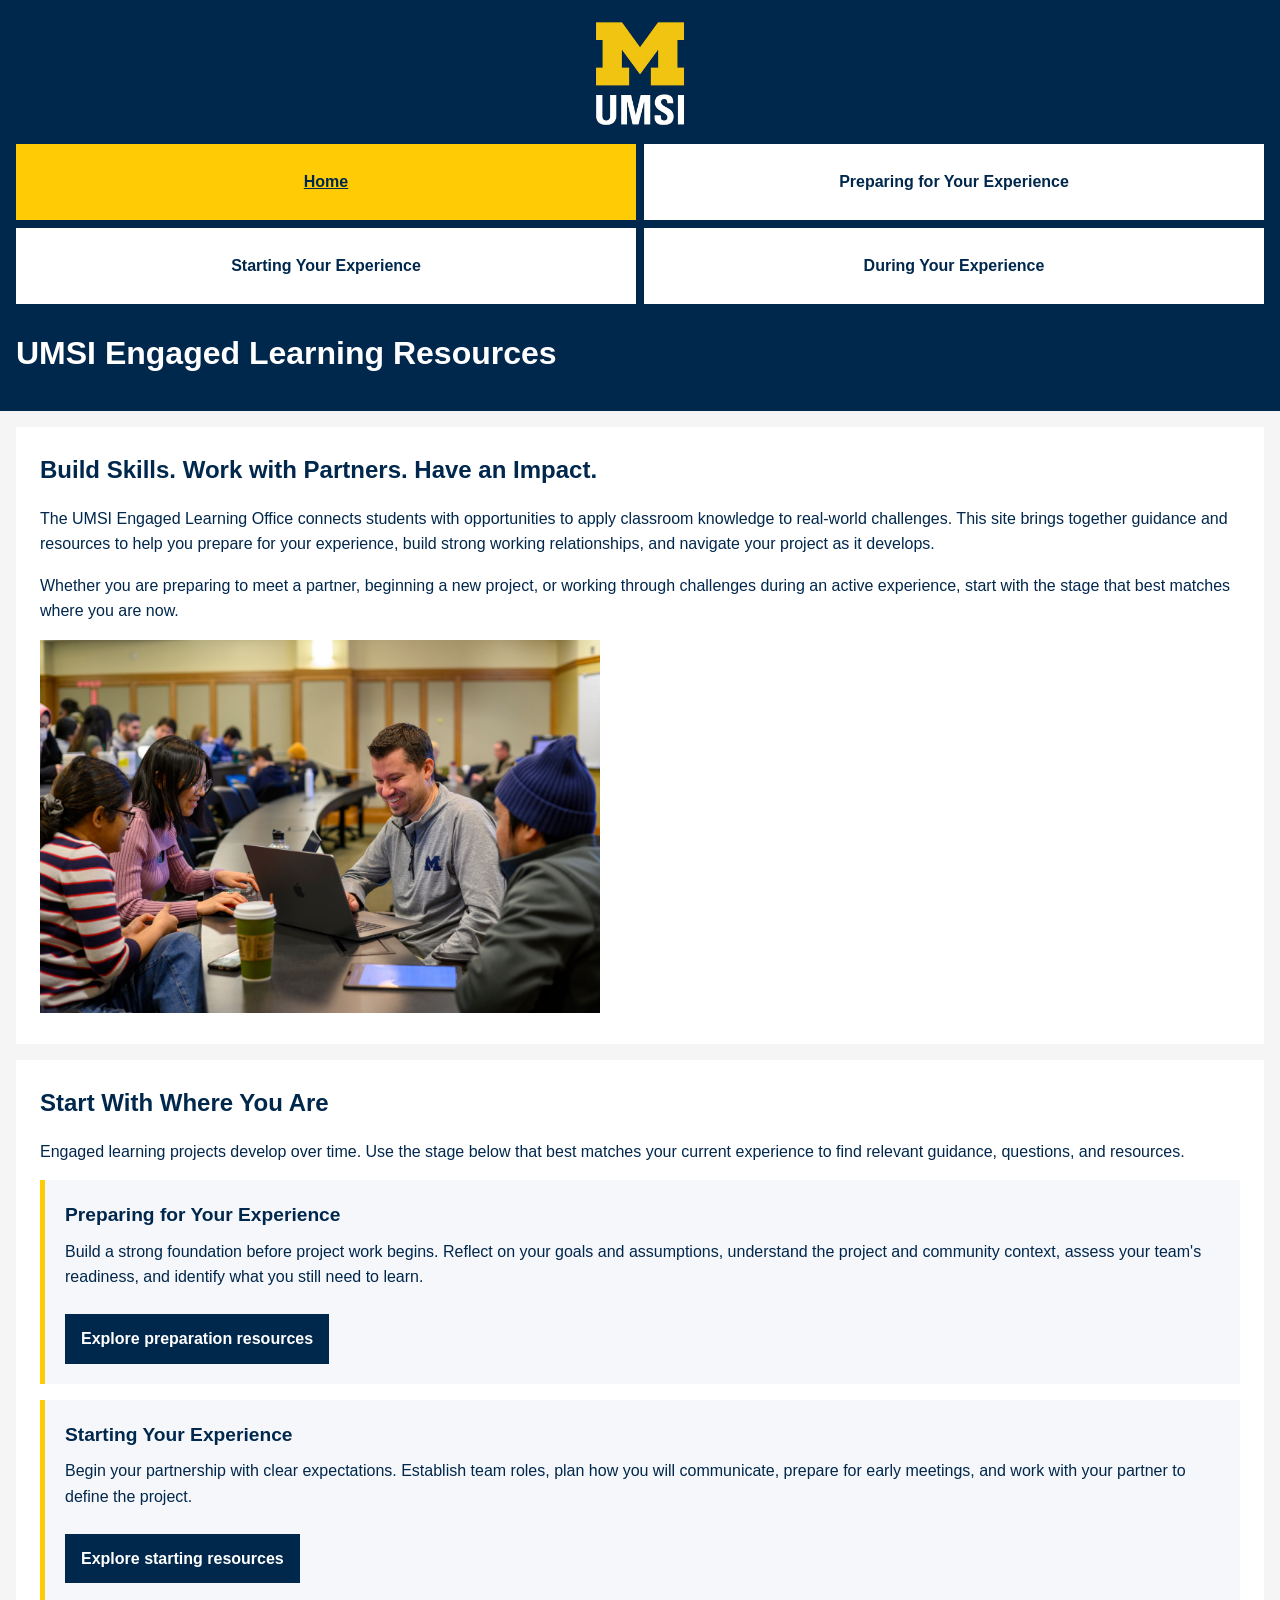
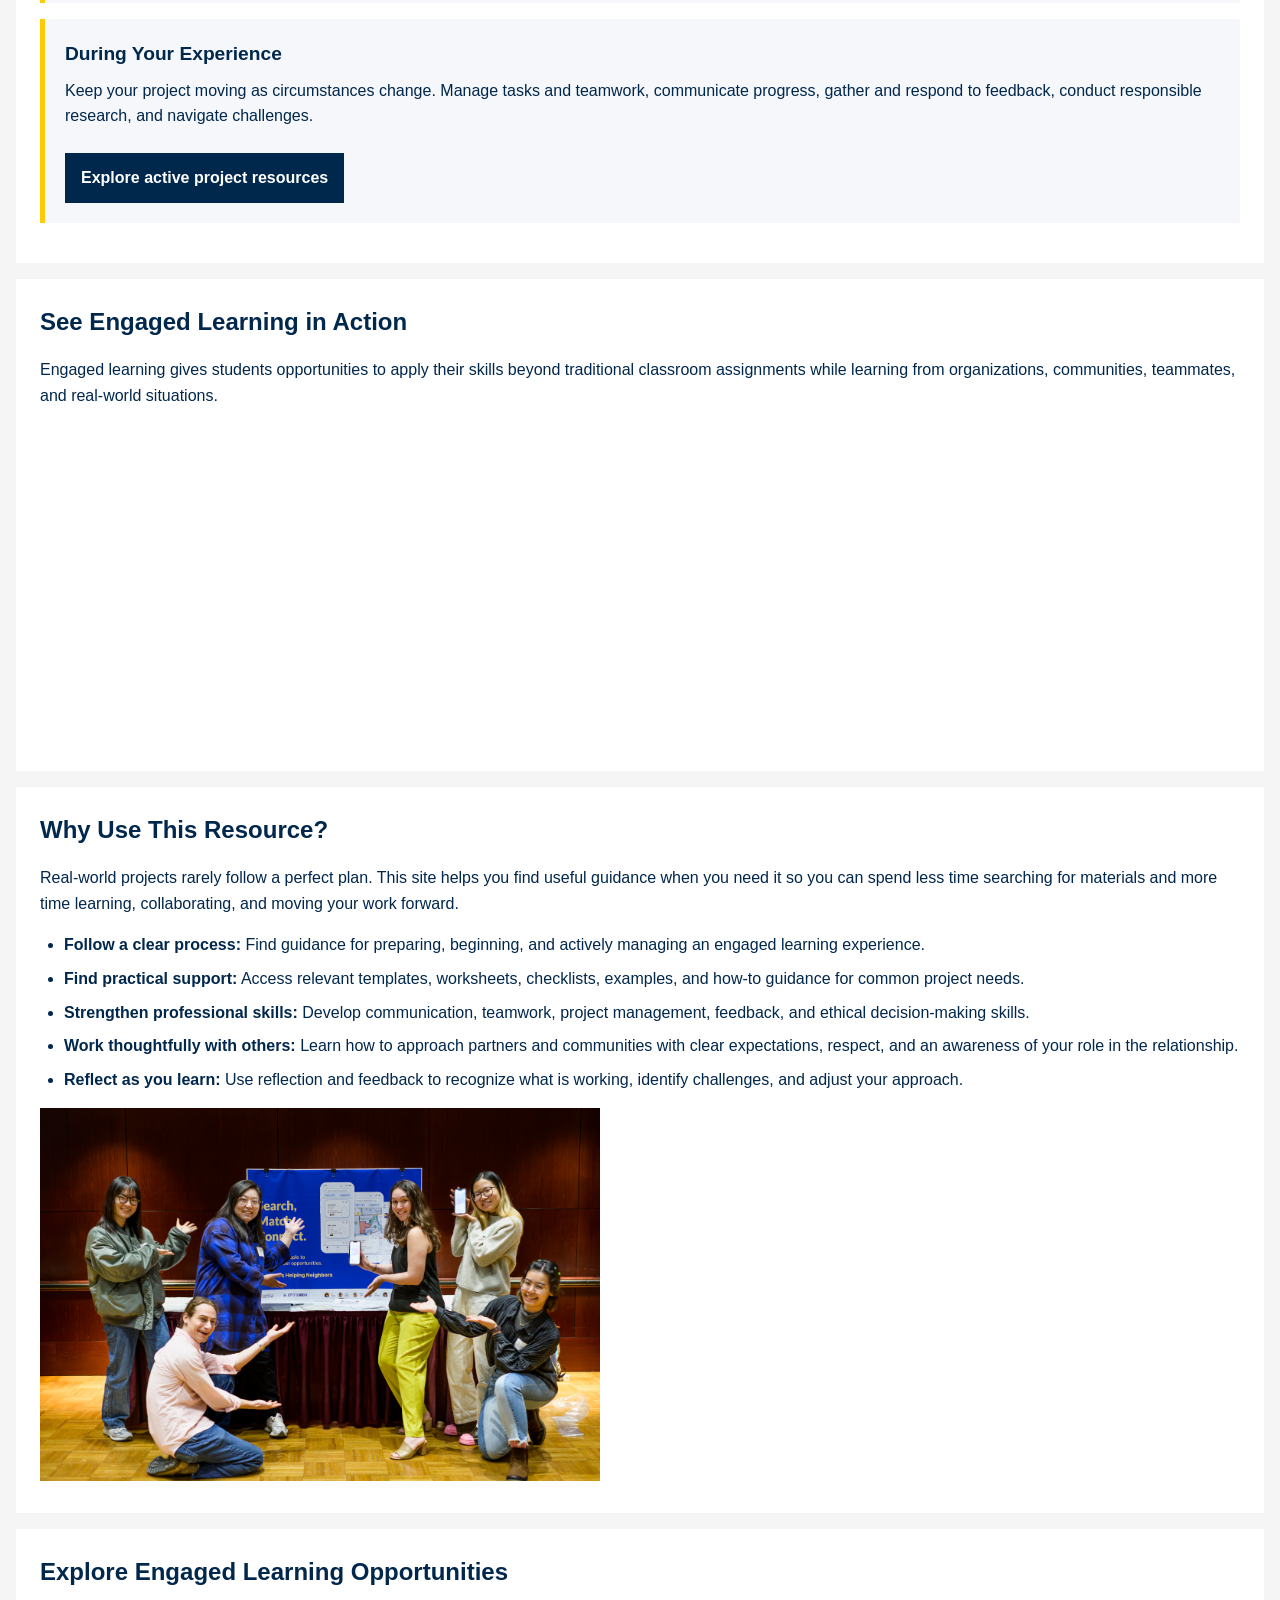
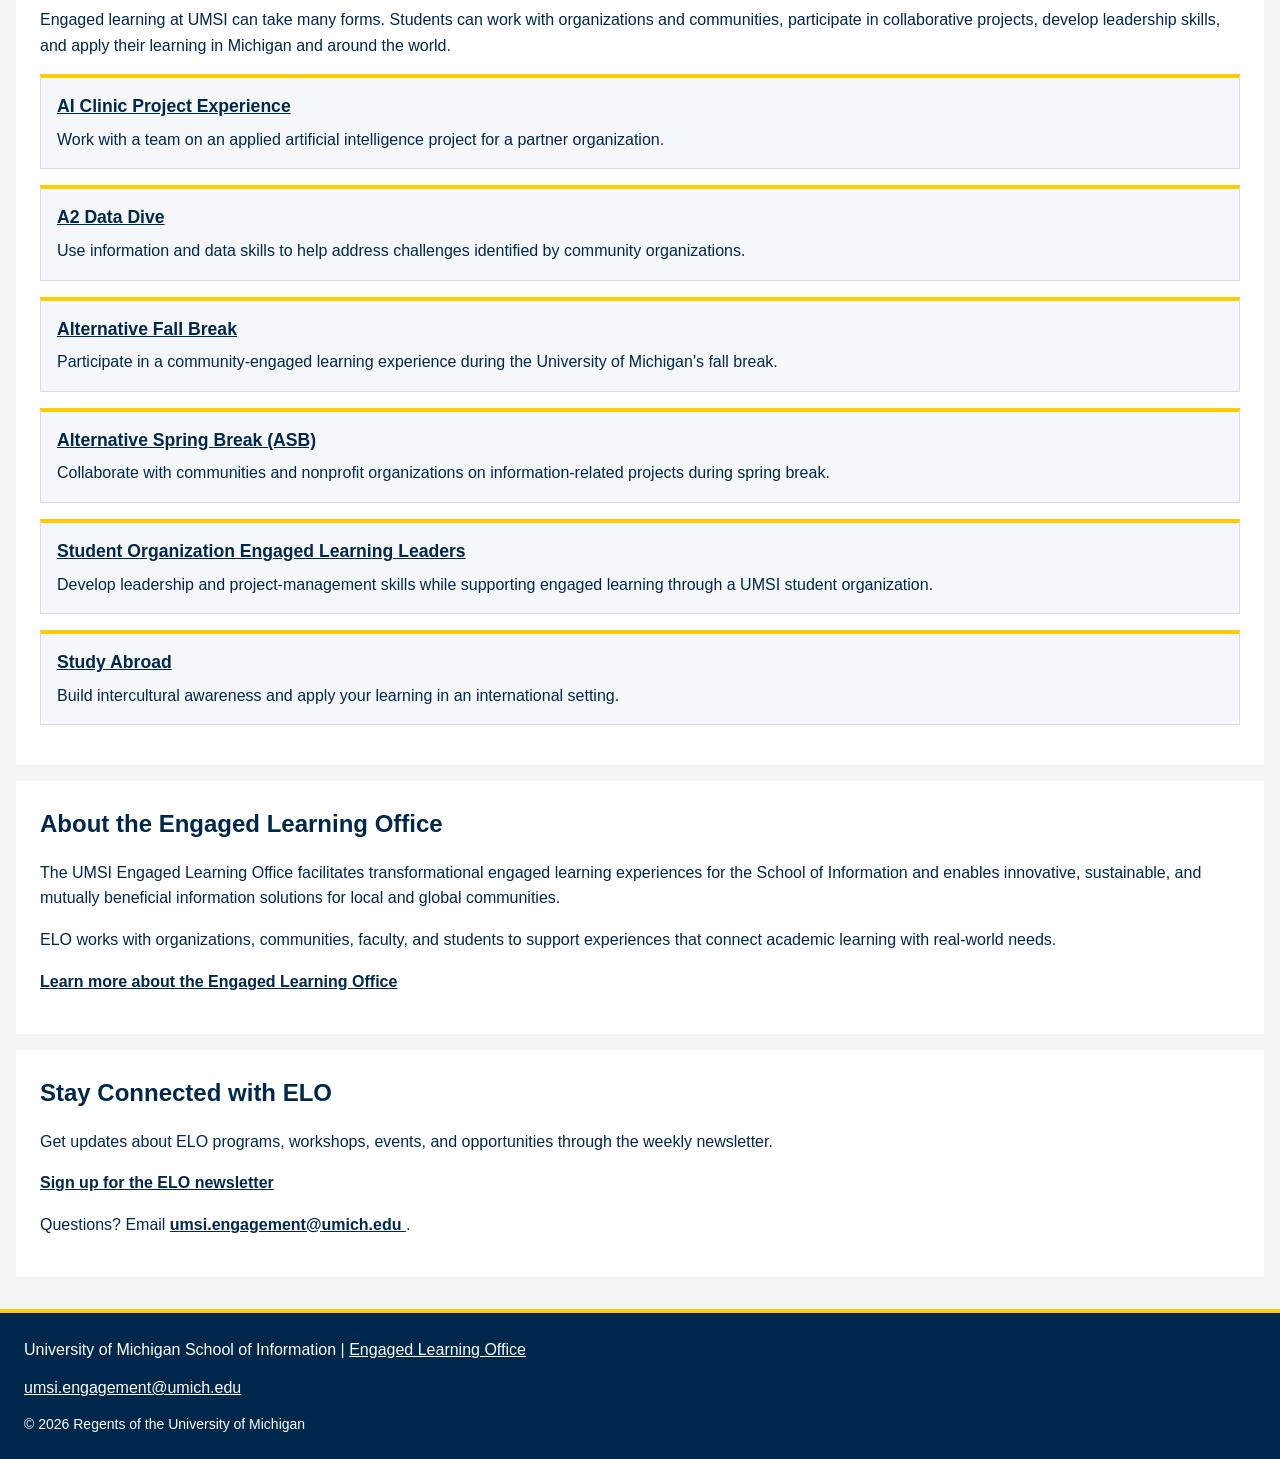
<file: index.html>
<!DOCTYPE html>
<html lang="en">

<head>
    <meta charset="UTF-8">
    <meta name="viewport" content="width=device-width, initial-scale=1.0">
    <link rel="stylesheet" href="css/html5reset.css">
    <link rel="stylesheet" href="css/style.css">
    <title>Engaged Learning Resources | UMSI</title>
</head>

<body>

    <header>
        <a href="#main">Skip to Main Content</a>

        <img
            src="images/UMSI_signature_vertical_informal_solidblue.jpg"
            width="300"
            alt="University of Michigan School of Information">

        <nav aria-label="Main navigation">
            <ul>
                <li>
                    <a href="index.html" aria-current="page">Home</a>
                </li>
                <li>
                    <a href="prep.html">Preparing for Your Experience</a>
                </li>
                <li>
                    <a href="starting.html">Starting Your Experience</a>
                </li>
                <li>
                    <a href="during.html">During Your Experience</a>
                </li>
            </ul>
        </nav>

        <h1>UMSI Engaged Learning Resources</h1>
    </header>


    <main id="main">

        <!-- INTRODUCTION / HERO -->
        <section>
            <h2>Build Skills. Work with Partners. Have an Impact.</h2>

            <p>
                The UMSI Engaged Learning Office connects students with
                opportunities to apply classroom knowledge to real-world
                challenges. This site brings together guidance and resources
                to help you prepare for your experience, build strong working
                relationships, and navigate your project as it develops.
            </p>

            <p>
                Whether you are preparing to meet a partner, beginning a new
                project, or working through challenges during an active
                experience, start with the stage that best matches where you
                are now.
            </p>

            <img
                src="images/UMSI_MHIClassroom_02202023_08.JPG"
                width="560"
                alt="Students work together in an auditorium-style classroom at U-M North Quad.">
        </section>


        <!-- EXPERIENCE LIFECYCLE -->
        <section class="stages">
            <h2>Start With Where You Are</h2>

            <p>
                Engaged learning projects develop over time. Use the stage
                below that best matches your current experience to find
                relevant guidance, questions, and resources.
            </p>

            <ol>
                <li>
                    <article>
                        <h3>Preparing for Your Experience</h3>

                        <p>
                            Build a strong foundation before project work
                            begins. Reflect on your goals and assumptions,
                            understand the project and community context,
                            assess your team's readiness, and identify what
                            you still need to learn.
                        </p>

                        <a href="prep.html">
                            Explore preparation resources
                        </a>
                    </article>
                </li>

                <li>
                    <article>
                        <h3>Starting Your Experience</h3>

                        <p>
                            Begin your partnership with clear expectations.
                            Establish team roles, plan how you will
                            communicate, prepare for early meetings, and work
                            with your partner to define the project.
                        </p>

                        <a href="starting.html">
                            Explore starting resources
                        </a>
                    </article>
                </li>

                <li>
                    <article>
                        <h3>During Your Experience</h3>

                        <p>
                            Keep your project moving as circumstances change.
                            Manage tasks and teamwork, communicate progress,
                            gather and respond to feedback, conduct
                            responsible research, and navigate challenges.
                        </p>

                        <a href="during.html">
                            Explore active project resources
                        </a>
                    </article>
                </li>
            </ol>
        </section>


        <!-- VIDEO/ENGAGEMENT -->
        <section>
            <h2>See Engaged Learning in Action</h2>

            <p>
                Engaged learning gives students opportunities to apply their
                skills beyond traditional classroom assignments while
                learning from organizations, communities, teammates, and
                real-world situations.
            </p>

            <iframe
                width="560"
                height="315"
                src="https://www.youtube.com/embed/81ZO9RfIJEQ?si=tBp82YWZMl1u7CVS"
                title="Video about engaged learning at the University of Michigan School of Information"
                allow="accelerometer; autoplay; clipboard-write; encrypted-media; gyroscope; picture-in-picture; web-share"
                referrerpolicy="strict-origin-when-cross-origin"
                allowfullscreen>
            </iframe>
            <!-- Note: this iframe might cause an Axe ARIA error - that's not on you that's on YouTube! -->
        </section>


        <!-- RESOURCE BENEFITS -->
        <section>
            <h2>Why Use This Resource?</h2>

            <p>
                Real-world projects rarely follow a perfect plan. This site
                helps you find useful guidance when you need it so you can
                spend less time searching for materials and more time
                learning, collaborating, and moving your work forward.
            </p>

            <ul>
                <li>
                    <strong>Follow a clear process:</strong>
                    Find guidance for preparing, beginning, and actively
                    managing an engaged learning experience.
                </li>

                <li>
                    <strong>Find practical support:</strong>
                    Access relevant templates, worksheets, checklists,
                    examples, and how-to guidance for common project needs.
                </li>

                <li>
                    <strong>Strengthen professional skills:</strong>
                    Develop communication, teamwork, project management,
                    feedback, and ethical decision-making skills.
                </li>

                <li>
                    <strong>Work thoughtfully with others:</strong>
                    Learn how to approach partners and communities with
                    clear expectations, respect, and an awareness of your
                    role in the relationship.
                </li>

                <li>
                    <strong>Reflect as you learn:</strong>
                    Use reflection and feedback to recognize what is
                    working, identify challenges, and adjust your approach.
                </li>
            </ul>

            <img
              src="images/UMSI__CIDEXPODearborn_042023_15.jpg"
              width="560"
              alt="A group presents their work after completing an engaged learning project.">
        </section>


        <!-- OPPORTUNITIES -->
        <section class="opportunities">
            <h2>Explore Engaged Learning Opportunities</h2>

            <p>
                Engaged learning at UMSI can take many forms. Students can
                work with organizations and communities, participate in
                collaborative projects, develop leadership skills, and apply
                their learning in Michigan and around the world.
            </p>

            <ul>
                <li>
                    <h3>
                        <a href="https://mcompass.umich.edu/_portal/tds-program-brochure?programid=12810">
                            AI Clinic Project Experience
                        </a>
                    </h3>

                    <p>
                        Work with a team on an applied artificial
                        intelligence project for a partner organization.
                    </p>
                </li>

                <li>
                    <h3>
                        <a href="https://mcompass.umich.edu/_portal/tds-program-brochure?programid=12556">
                            A2 Data Dive
                        </a>
                    </h3>

                    <p>
                        Use information and data skills to help address
                        challenges identified by community organizations.
                    </p>
                </li>

                <li>
                    <h3>
                        <a href="https://mcompass.umich.edu/_portal/tds-program-brochure?programid=11297">
                            Alternative Fall Break
                        </a>
                    </h3>

                    <p>
                        Participate in a community-engaged learning
                        experience during the University of Michigan's
                        fall break.
                    </p>
                </li>

                <li>
                    <h3>
                        <a href="https://mcompass.umich.edu/_portal/tds-program-brochure?programid=10621">
                            Alternative Spring Break (ASB)
                        </a>
                    </h3>

                    <p>
                        Collaborate with communities and nonprofit
                        organizations on information-related projects
                        during spring break.
                    </p>
                </li>

                <li>
                    <h3>
                        <a href="https://mcompass.umich.edu/_portal/tds-program-brochure?programid=12294">
                            Student Organization Engaged Learning Leaders
                        </a>
                    </h3>

                    <p>
                        Develop leadership and project-management skills
                        while supporting engaged learning through a UMSI
                        student organization.
                    </p>
                </li>

                <li>
                    <h3>
                        <a href="https://www.si.umich.edu/student-life/study-abroad">
                            Study Abroad
                        </a>
                    </h3>

                    <p>
                        Build intercultural awareness and apply your
                        learning in an international setting.
                    </p>
                </li>
            </ul>
        </section>


        <!-- ABOUT ELO -->
        <section>
            <h2>About the Engaged Learning Office</h2>

            <p>
                The UMSI Engaged Learning Office facilitates
                transformational engaged learning experiences for the
                School of Information and enables innovative, sustainable,
                and mutually beneficial information solutions for local
                and global communities.
            </p>

            <p>
                ELO works with organizations, communities, faculty, and
                students to support experiences that connect academic
                learning with real-world needs.
            </p>

            <p>
                <a href="https://www.si.umich.edu/programs/engaged-learning/about-engaged-learning-office">
                    Learn more about the Engaged Learning Office
                </a>
            </p>
        </section>


        <!-- CONTACT / NEWSLETTER -->
        <aside>
            <h2>Stay Connected with ELO</h2>

            <p>
                Get updates about ELO programs, workshops, events, and
                opportunities through the weekly newsletter.
            </p>

            <p>
                <a href="https://umsi.info/elo-newsletter">
                    Sign up for the ELO newsletter
                </a>
            </p>

            <p>
                Questions? Email
                <a href="mailto:umsi.engagement@umich.edu">
                    umsi.engagement@umich.edu
                </a>.
            </p>
        </aside>


        <!-- Content taken & modified from UMGPT with the prompt, "Write me a webpage of intro content to help meet the following requirements - this is for the home page": and then pasted in the client objectives & project requirements"
        UMGPT. (2026). UMGPT ( GPT-5.6 Sol September 7th version) [Large language model]. -->

    </main>


    <footer>
        <p>
            University of Michigan School of Information |
            <a href="https://www.si.umich.edu/programs/engaged-learning/about-engaged-learning-office">
                Engaged Learning Office
            </a>
        </p>

        <address>
            <a href="mailto:umsi.engagement@umich.edu">
                umsi.engagement@umich.edu
            </a>
        </address>

        <p>&copy; 2026 Regents of the University of Michigan</p>
    </footer>

</body>

</html>
</file>
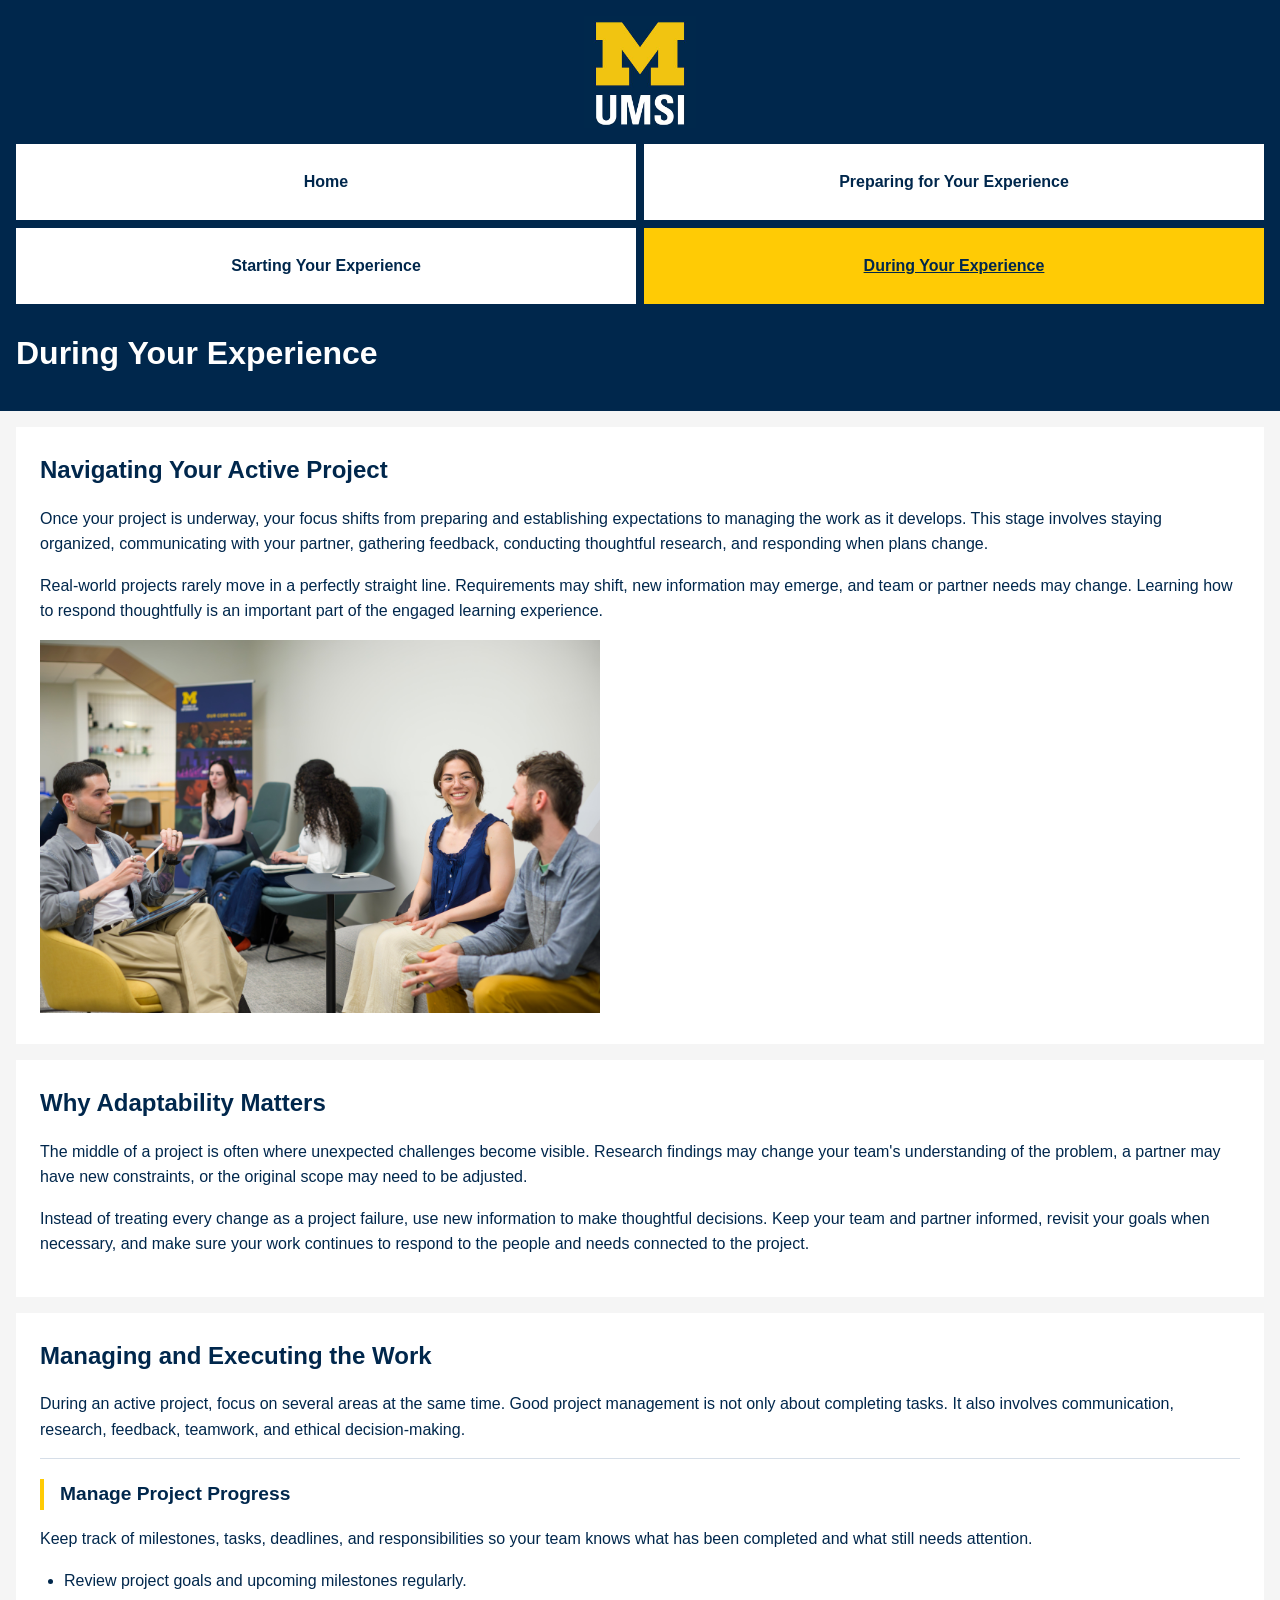
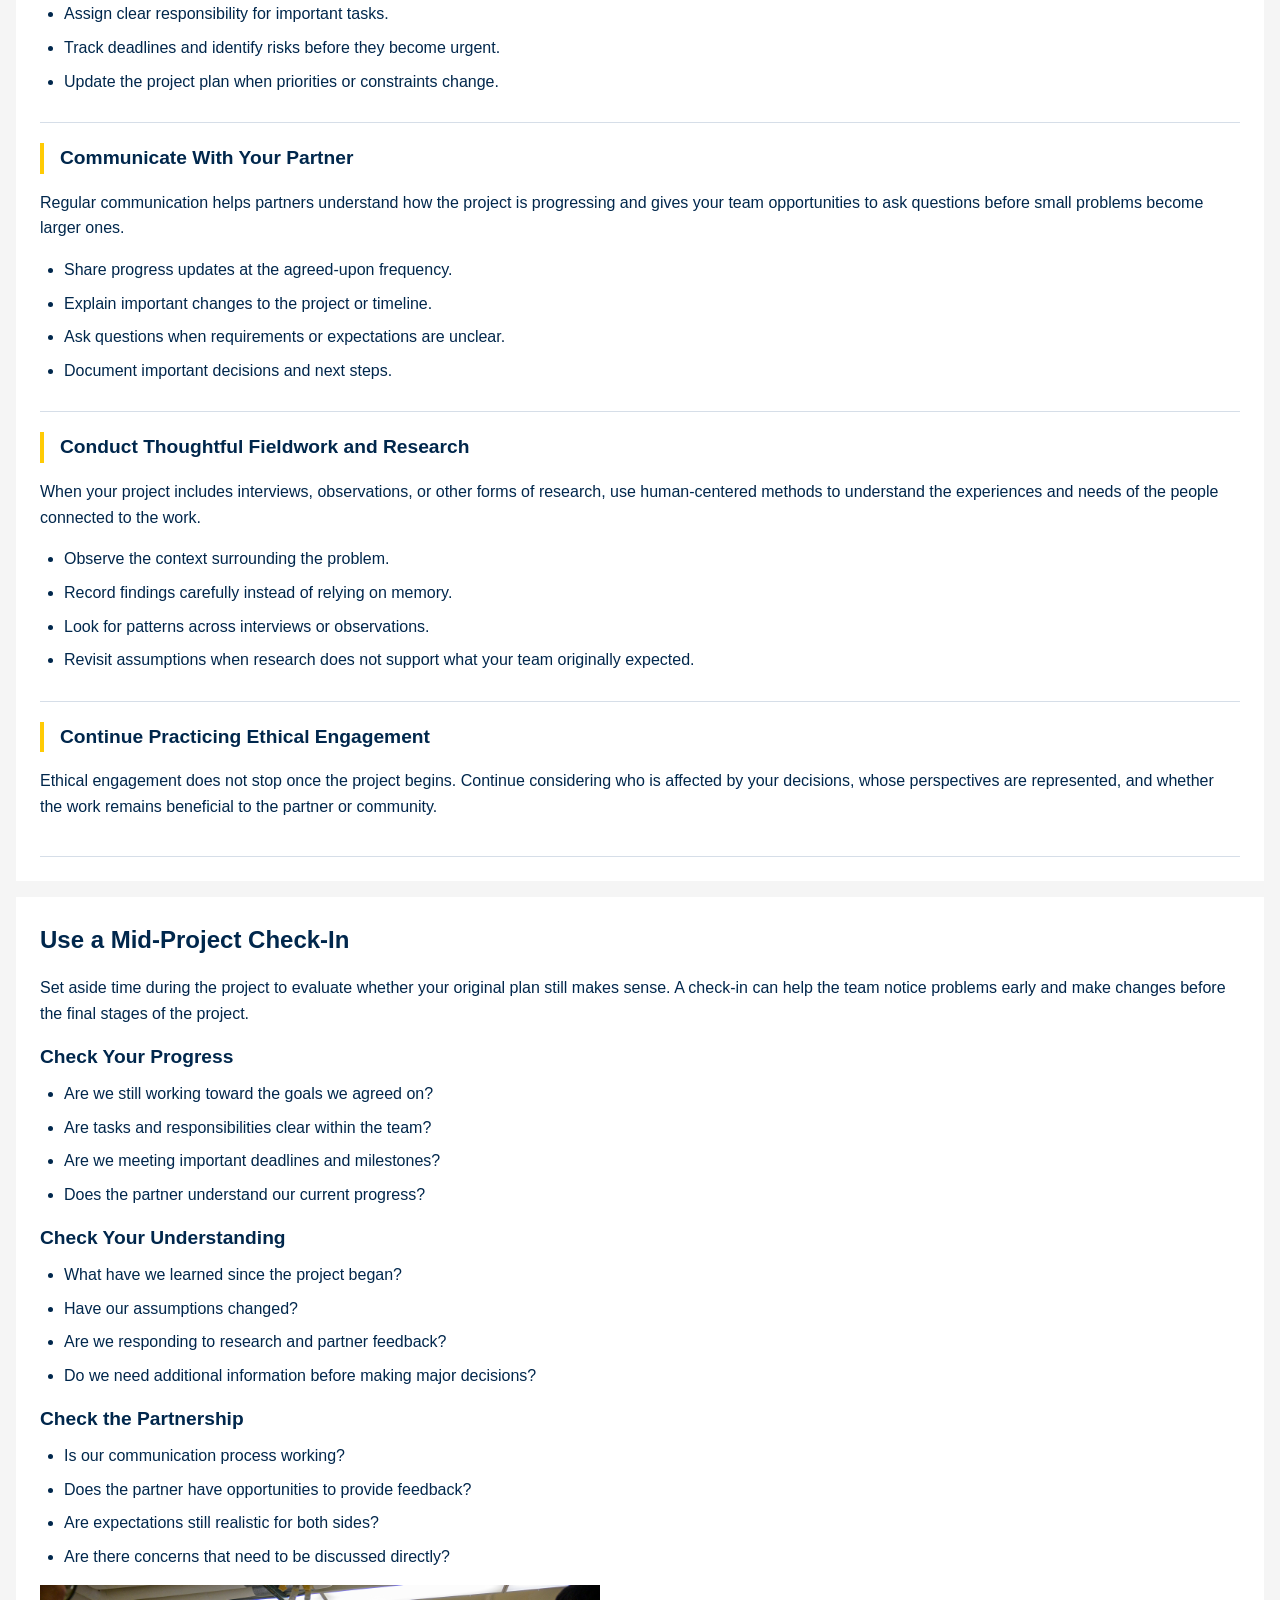
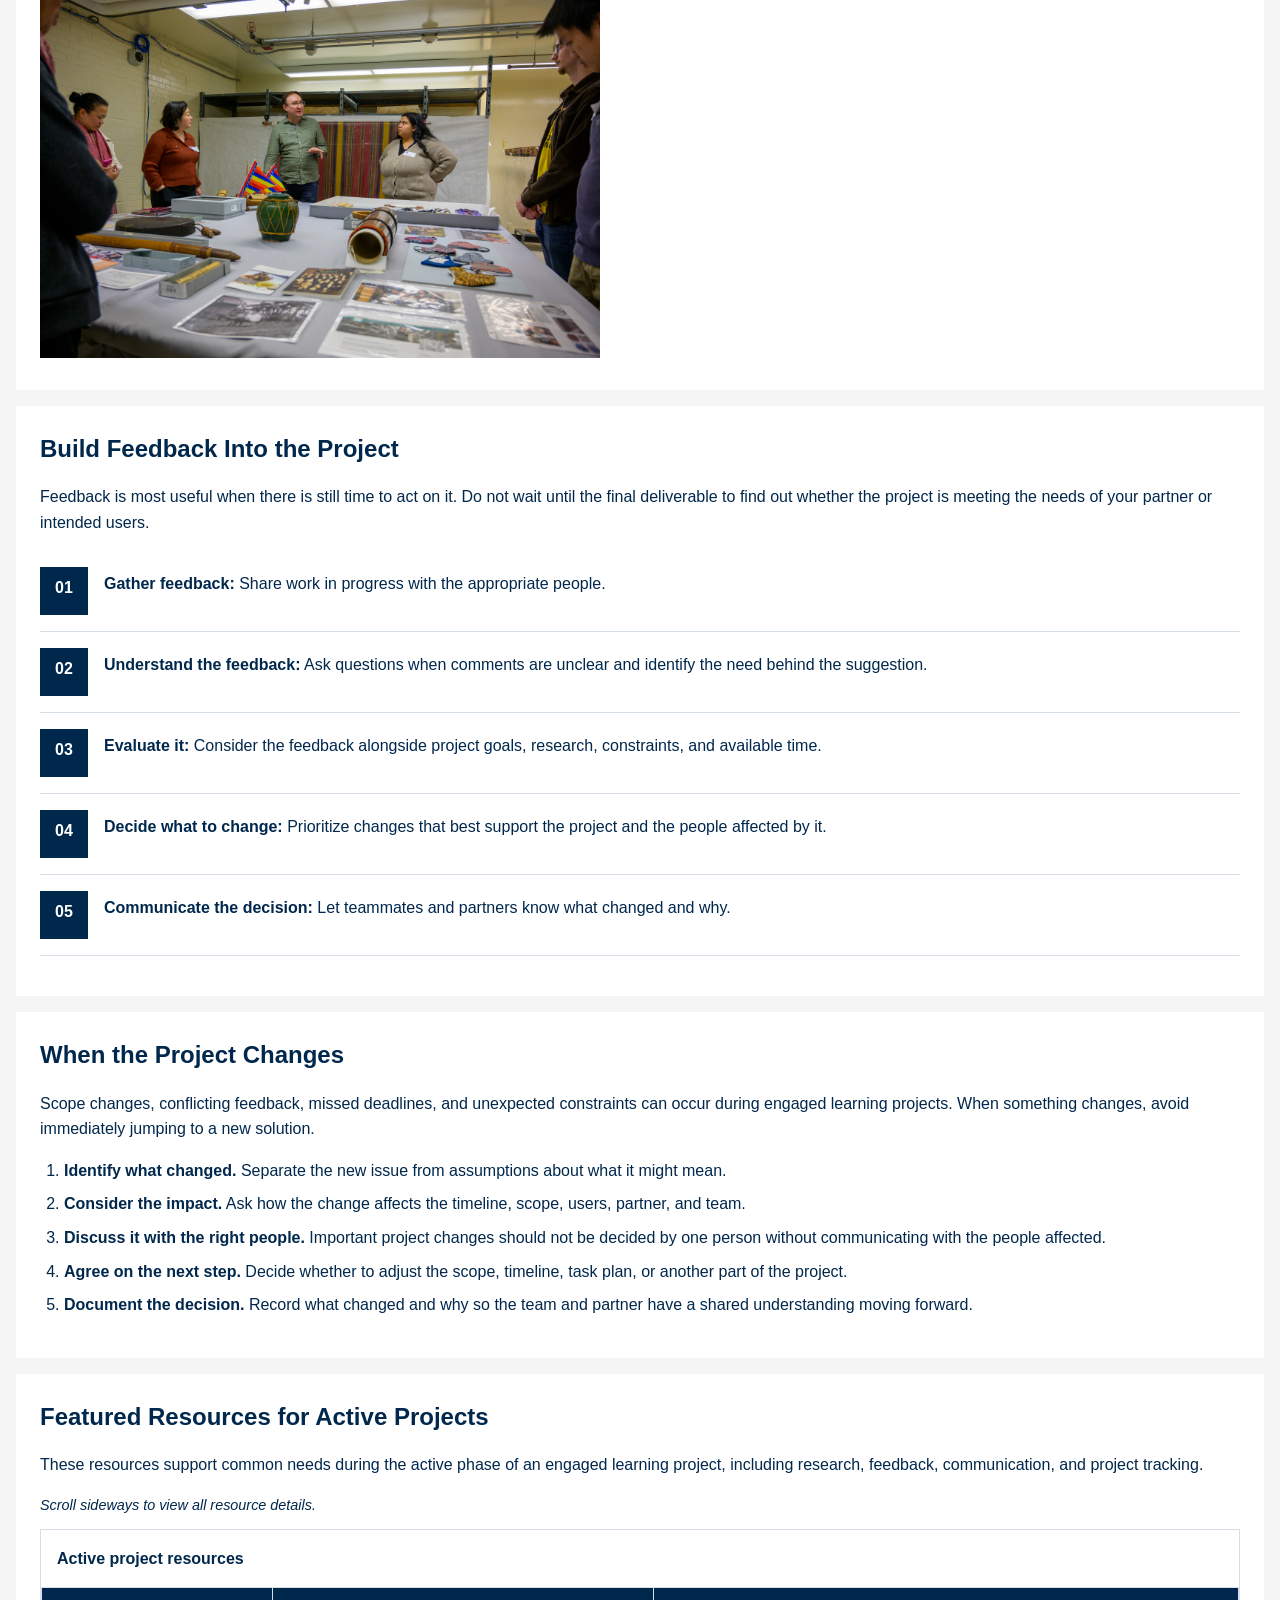
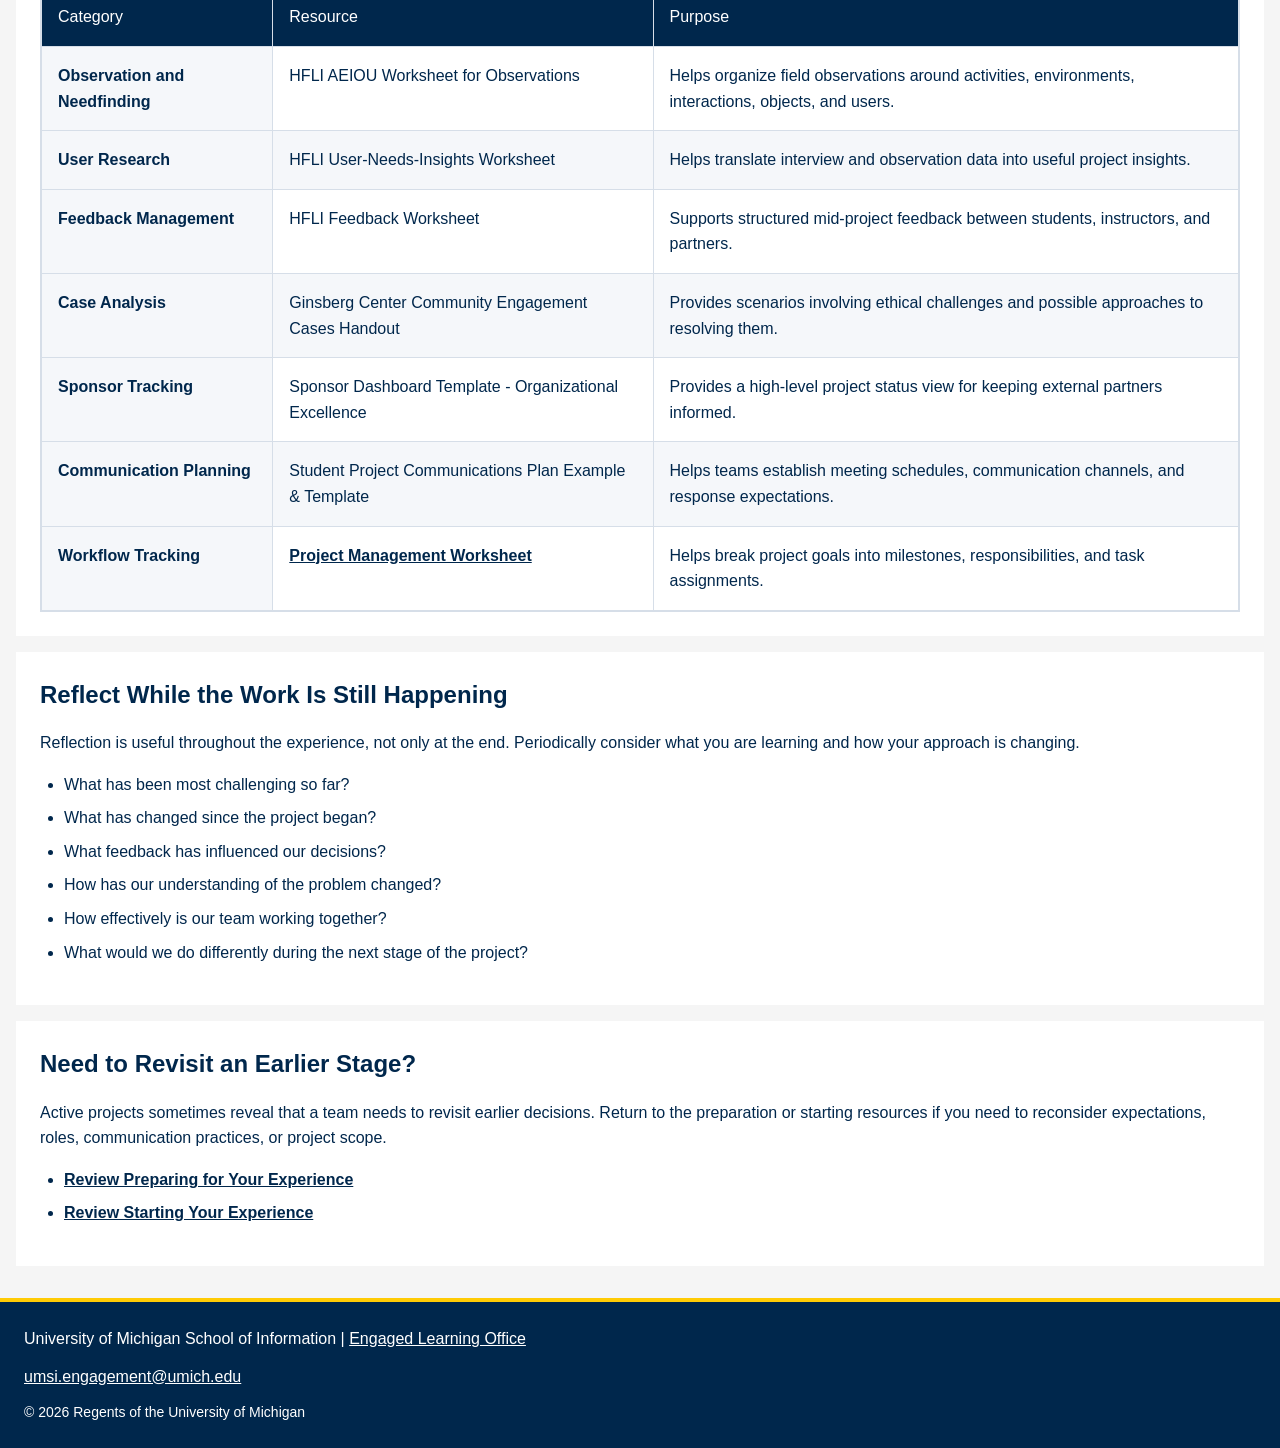
<file: during.html>
<!DOCTYPE html>
<html lang="en">

<head>
    <meta charset="UTF-8">
    <meta name="viewport" content="width=device-width, initial-scale=1.0">
    <link rel="stylesheet" href="css/html5reset.css">
    <link rel="stylesheet" href="css/style.css">
    <title>During Your Experience | UMSI</title>
</head>

<body>

    <header>
        <a href="#main">Skip to Main Content</a>

        <img
            src="images/UMSI_signature_vertical_informal_solidblue.jpg"
            width="300"
            alt="University of Michigan School of Information">

        <nav aria-label="Main navigation">
            <ul>
                <li>
                    <a href="index.html">Home</a>
                </li>
                <li>
                    <a href="prep.html">Preparing for Your Experience</a>
                </li>
                <li>
                    <a href="starting.html">Starting Your Experience</a>
                </li>
                <li>
                    <a href="during.html" aria-current="page">During Your Experience</a>
                </li>
            </ul>
        </nav>

        <h1>During Your Experience</h1>
    </header>


    <main id="main">

        <!-- INTRODUCTION -->
        <section>
            <h2>Navigating Your Active Project</h2>

            <p>
                Once your project is underway, your focus shifts from
                preparing and establishing expectations to managing the work
                as it develops. This stage involves staying organized,
                communicating with your partner, gathering feedback,
                conducting thoughtful research, and responding when plans
                change.
            </p>

            <p>
                Real-world projects rarely move in a perfectly straight line.
                Requirements may shift, new information may emerge, and team
                or partner needs may change. Learning how to respond
                thoughtfully is an important part of the engaged learning
                experience.
            </p>

            <img
               src="images/UMSI_ViewbookMSI2026_24.jpg"
               width="560"
               alt="Master's students sit, talk, and work on computers in common areas of the Leinweber Building.">
        </section>


        <!-- WHY THIS STAGE MATTERS -->
        <section>
            <h2>Why Adaptability Matters</h2>

            <p>
                The middle of a project is often where unexpected challenges
                become visible. Research findings may change your team's
                understanding of the problem, a partner may have new
                constraints, or the original scope may need to be adjusted.
            </p>

            <p>
                Instead of treating every change as a project failure, use
                new information to make thoughtful decisions. Keep your team
                and partner informed, revisit your goals when necessary, and
                make sure your work continues to respond to the people and
                needs connected to the project.
            </p>
        </section>


        <!-- MAIN PRIORITIES -->
        <section class="project-work">
            <h2>Managing and Executing the Work</h2>

            <p>
                During an active project, focus on several areas at the same
                time. Good project management is not only about completing
                tasks. It also involves communication, research, feedback,
                teamwork, and ethical decision-making.
            </p>

            <article>
                <h3>Manage Project Progress</h3>

                <p>
                    Keep track of milestones, tasks, deadlines, and
                    responsibilities so your team knows what has been
                    completed and what still needs attention.
                </p>

                <ul>
                    <li>Review project goals and upcoming milestones regularly.</li>
                    <li>Assign clear responsibility for important tasks.</li>
                    <li>Track deadlines and identify risks before they become urgent.</li>
                    <li>Update the project plan when priorities or constraints change.</li>
                </ul>
            </article>


            <article>
                <h3>Communicate With Your Partner</h3>

                <p>
                    Regular communication helps partners understand how the
                    project is progressing and gives your team opportunities
                    to ask questions before small problems become larger ones.
                </p>

                <ul>
                    <li>Share progress updates at the agreed-upon frequency.</li>
                    <li>Explain important changes to the project or timeline.</li>
                    <li>Ask questions when requirements or expectations are unclear.</li>
                    <li>Document important decisions and next steps.</li>
                </ul>
            </article>


            <article>
                <h3>Conduct Thoughtful Fieldwork and Research</h3>

                <p>
                    When your project includes interviews, observations, or
                    other forms of research, use human-centered methods to
                    understand the experiences and needs of the people
                    connected to the work.
                </p>

                <ul>
                    <li>Observe the context surrounding the problem.</li>
                    <li>Record findings carefully instead of relying on memory.</li>
                    <li>Look for patterns across interviews or observations.</li>
                    <li>
                        Revisit assumptions when research does not support
                        what your team originally expected.
                    </li>
                </ul>
            </article>


            <article>
                <h3>Continue Practicing Ethical Engagement</h3>

                <p>
                    Ethical engagement does not stop once the project begins.
                    Continue considering who is affected by your decisions,
                    whose perspectives are represented, and whether the work
                    remains beneficial to the partner or community.
                </p>
            </article>
        </section>


        <!-- MID-PROJECT CHECK-IN -->
        <section>
            <h2>Use a Mid-Project Check-In</h2>

            <p>
                Set aside time during the project to evaluate whether your
                original plan still makes sense. A check-in can help the team
                notice problems early and make changes before the final stages
                of the project.
            </p>

            <h3>Check Your Progress</h3>

            <ul>
                <li>Are we still working toward the goals we agreed on?</li>
                <li>Are tasks and responsibilities clear within the team?</li>
                <li>Are we meeting important deadlines and milestones?</li>
                <li>Does the partner understand our current progress?</li>
            </ul>


            <h3>Check Your Understanding</h3>

            <ul>
                <li>What have we learned since the project began?</li>
                <li>Have our assumptions changed?</li>
                <li>Are we responding to research and partner feedback?</li>
                <li>
                    Do we need additional information before making major
                    decisions?
                </li>
            </ul>


            <h3>Check the Partnership</h3>

            <ul>
                <li>Is our communication process working?</li>
                <li>Does the partner have opportunities to provide feedback?</li>
                <li>Are expectations still realistic for both sides?</li>
                <li>Are there concerns that need to be discussed directly?</li>
            </ul>

            <img
                src="images/UMSI_ASB2026CIRCAPintig_37.jpg"
                width="560"
                alt="Students participate in Alternative Spring Break in Chicago.">
        </section>


        <!-- FEEDBACK -->
        <section class="feedback">
            <h2>Build Feedback Into the Project</h2>

            <p>
                Feedback is most useful when there is still time to act on it.
                Do not wait until the final deliverable to find out whether
                the project is meeting the needs of your partner or intended
                users.
            </p>

            <ol>
                <li>
                    <span class="feedback-number">01</span>
                    <div>
                        <strong>Gather feedback:</strong>
                        Share work in progress with the appropriate people.
                    </div>
                </li>

                <li>
                    <span class="feedback-number">02</span>
                    <div>
                        <strong>Understand the feedback:</strong>
                        Ask questions when comments are unclear and identify the
                        need behind the suggestion.
                    </div>
                </li>

                <li>
                    <span class="feedback-number">03</span>
                    <div>
                        <strong>Evaluate it:</strong>
                        Consider the feedback alongside project goals, research,
                        constraints, and available time.
                    </div>
                </li>

                <li>
                    <span class="feedback-number">04</span>
                    <div>
                        <strong>Decide what to change:</strong>
                        Prioritize changes that best support the project and the
                        people affected by it.
                    </div>
                </li>

                <li>
                    <span class="feedback-number">05</span>
                    <div>
                        <strong>Communicate the decision:</strong>
                        Let teammates and partners know what changed and why.
                    </div>
                </li>
            </ol>
        </section>


        <!-- CHALLENGES -->
        <section>
            <h2>When the Project Changes</h2>

            <p>
                Scope changes, conflicting feedback, missed deadlines, and
                unexpected constraints can occur during engaged learning
                projects. When something changes, avoid immediately jumping
                to a new solution.
            </p>

            <ol>
                <li>
                    <strong>Identify what changed.</strong>
                    Separate the new issue from assumptions about what it
                    might mean.
                </li>

                <li>
                    <strong>Consider the impact.</strong>
                    Ask how the change affects the timeline, scope, users,
                    partner, and team.
                </li>

                <li>
                    <strong>Discuss it with the right people.</strong>
                    Important project changes should not be decided by one
                    person without communicating with the people affected.
                </li>

                <li>
                    <strong>Agree on the next step.</strong>
                    Decide whether to adjust the scope, timeline, task plan,
                    or another part of the project.
                </li>

                <li>
                    <strong>Document the decision.</strong>
                    Record what changed and why so the team and partner have
                    a shared understanding moving forward.
                </li>
            </ol>
        </section>


        <!-- RESOURCES -->
        <section>
            <h2>Featured Resources for Active Projects</h2>

            <p>
                These resources support common needs during the active phase
                of an engaged learning project, including research, feedback,
                communication, and project tracking.
            </p>

            <p class="scroll-hint">
                Scroll sideways to view all resource details.
            </p>
            <div class="table-container" role="region"
            aria-label="Featured active project resources"
            tabindex="0">
            <table>
                <caption>
                    Active project resources
                </caption>

                <thead>
                    <tr>
                        <th scope="col">Category</th>
                        <th scope="col">Resource</th>
                        <th scope="col">Purpose</th>
                    </tr>
                </thead>

                <tbody>
                    <tr>
                        <th scope="row">Observation and Needfinding</th>
                        <td>HFLI AEIOU Worksheet for Observations</td>
                        <td>
                            Helps organize field observations around
                            activities, environments, interactions, objects,
                            and users.
                        </td>
                    </tr>

                    <tr>
                        <th scope="row">User Research</th>
                        <td>HFLI User-Needs-Insights Worksheet</td>
                        <td>
                            Helps translate interview and observation data
                            into useful project insights.
                        </td>
                    </tr>

                    <tr>
                        <th scope="row">Feedback Management</th>
                        <td>HFLI Feedback Worksheet</td>
                        <td>
                            Supports structured mid-project feedback between
                            students, instructors, and partners.
                        </td>
                    </tr>

                    <tr>
                        <th scope="row">Case Analysis</th>
                        <td>Ginsberg Center Community Engagement Cases Handout</td>
                        <td>
                            Provides scenarios involving ethical challenges
                            and possible approaches to resolving them.
                        </td>
                    </tr>

                    <tr>
                        <th scope="row">Sponsor Tracking</th>
                        <td>Sponsor Dashboard Template - Organizational Excellence</td>
                        <td>
                            Provides a high-level project status view for
                            keeping external partners informed.
                        </td>
                    </tr>

                    <tr>
                        <th scope="row">Communication Planning</th>
                        <td>Student Project Communications Plan Example &amp; Template</td>
                        <td>
                            Helps teams establish meeting schedules,
                            communication channels, and response expectations.
                        </td>
                    </tr>

                    <tr>
                        <th scope="row">Workflow Tracking</th>
                        <td>
                            <a href="https://docs.google.com/document/d/1twc-7TYWmb_PNrOBiDI1NuJqJAuhluTICr22GRd_NLc/edit?usp=drive_link">
                                Project Management Worksheet
                            </a>
                        </td>
                        <td>
                            Helps break project goals into milestones,
                            responsibilities, and task assignments.
                        </td>
                    </tr>
                </tbody>
            </table>
        </div>
        </section>


        <!-- REFLECTION -->
        <section>
            <h2>Reflect While the Work Is Still Happening</h2>

            <p>
                Reflection is useful throughout the experience, not only at
                the end. Periodically consider what you are learning and how
                your approach is changing.
            </p>

            <ul>
                <li>What has been most challenging so far?</li>
                <li>What has changed since the project began?</li>
                <li>What feedback has influenced our decisions?</li>
                <li>How has our understanding of the problem changed?</li>
                <li>How effectively is our team working together?</li>
                <li>
                    What would we do differently during the next stage of
                    the project?
                </li>
            </ul>
        </section>


        <!-- PREVIOUS STAGES -->
        <section>
            <h2>Need to Revisit an Earlier Stage?</h2>

            <p>
                Active projects sometimes reveal that a team needs to revisit
                earlier decisions. Return to the preparation or starting
                resources if you need to reconsider expectations, roles,
                communication practices, or project scope.
            </p>

            <ul>
                <li>
                    <a href="prep.html">
                        Review Preparing for Your Experience
                    </a>
                </li>

                <li>
                    <a href="starting.html">
                        Review Starting Your Experience
                    </a>
                </li>
            </ul>
        </section>
    </main>


    <footer>
        <p>
            University of Michigan School of Information |
            <a href="https://www.si.umich.edu/programs/engaged-learning/about-engaged-learning-office">
                Engaged Learning Office
            </a>
        </p>

        <address>
            <a href="mailto:umsi.engagement@umich.edu">
                umsi.engagement@umich.edu
            </a>
        </address>

        <p>&copy; 2026 Regents of the University of Michigan</p>
    </footer>

</body>

</html>
</file>
<file: css/style.css>
/*
CSS refined with assistance from
U-M GPT, October 18, 2026.
Used for CSS Grid, accessibility, and page layouts
for the SI 338 ELO Client Project.
*/
/* General styling */
body {
    font-family: Arial, sans-serif;
    color: #00274C;
    background-color: #F5F5F5;
    line-height: 1.6;
}

h1 {
    font-size: 2rem;
    font-weight: bold;
    margin-bottom: 1rem;
}

h2 {
    font-size: 1.5rem;
    font-weight: bold;
    margin-bottom: 1rem;
}

h3 {
    font-size: 1.2rem;
    font-weight: bold;
    margin-bottom: 0.5rem;
}

p {
    margin-bottom: 1rem;
}

strong {
    font-weight: bold;
}

/* Header */
header {
    background-color: #00274C;
    color: white;
    padding: 1rem;
}

header img {
    display: block;
    width: 7rem;
    max-width: 100%;
    height: auto;
    margin: 0 auto 1rem;
    background-color: transparent;
}

/* Navigation */
nav ul {
    display: grid;
    grid-template-columns: 1fr 1fr;
    gap: 0.5rem;
    list-style: none;
    margin-bottom: 1.5rem;
}

nav li {
    display: flex;
}

nav a {
    display: flex;
    align-items: center;
    justify-content: center;
    width: 100%;
    min-height: 3.5rem;
    padding: 0.5rem;
    background-color: white;
    color: #00274C;
    text-align: center;
    text-decoration: none;
    font-weight: bold;
    border: 2px solid white;
}

nav a:hover {
    background-color: #E8EDF2;
    color: #00274C;
    text-decoration: underline;
}

nav a[aria-current="page"] {
    background-color: #FFCB05;
    color: #00274C;
    text-decoration: underline;
    border-color: #FFCB05;
}

/* Skip to Main */
header > a[href="#main"] {
    position: absolute;
    top: -100px;
    left: 10px;
    background-color: #FFCB05;
    color: #00274C;
    padding: 1rem;
}

header > a[href="#main"]:focus {
    top: 10px;
}

/* Main content */
main {
    padding: 1rem;
}

section, aside {
    background-color: white;
    padding: 1.5rem;
    margin-bottom: 1rem;
}

main ul, main ol {
    padding-left: 1.5rem;
    margin-bottom: 1rem;
}

main li {
    margin-bottom: 0.5rem;
}

main ul {
    list-style: disc;
}

main ol {
    list-style: decimal;
}

main a {
    color: #00274C;
    font-weight: bold;
}

/* Images and videos */
main img {
    max-width: 100%;
    height: auto;
}

iframe {
    max-width: 100%;
}


/* Footer */

footer {
    background-color: #00274C;
    color: white;
    padding: 1.5rem;
    border-top: 4px solid #FFCB05;
}

footer p {
    margin-bottom: 0.75rem;
}

footer address {
    font-style: normal;
    margin-bottom: 0.75rem;
}

footer a {
    color: white;
    text-decoration: underline;
}

footer p:last-child {
    font-size: 0.875rem;
    margin-bottom: 0;
}

/* Keyboard accessibility */
a:focus {
    outline: 3px solid #FFCB05;
    outline-offset: 3px;
}

/* Homepage lifecycle cards */

.stages ol {
    display: grid;
    grid-template-columns: 1fr;
    gap: 1rem;
    list-style: none;
    padding-left: 0;
}

.stages ol > li {
    background-color: #F5F7FA;
    border-left: 5px solid #FFCB05;
    padding: 1.25rem;
    margin: 0;
}

.stages article h3 {
    color: #00274C;
}

.stages article a {
    display: inline-block;
    background-color: #00274C;
    color: white;
    padding: 0.75rem 1rem;
    text-decoration: none;
    margin-top: 0.5rem;
}

.stages article a:hover {
    background-color: #FFCB05;
    color: #00274C;
    text-decoration: underline;
}

/* Homepage opportunity cards */

.opportunities ul {
    display: grid;
    grid-template-columns: 1fr;
    gap: 1rem;
    list-style: none;
    padding-left: 0;
}

.opportunities li {
    background-color: #F5F7FA;
    border: 1px solid #D6DEE8;
    border-top: 4px solid #FFCB05;
    padding: 1rem;
    margin: 0;
}

.opportunities h3 {
    font-size: 1.1rem;
    line-height: 1.4;
    margin-bottom: 0.5rem;
}

.opportunities li a {
    text-decoration: underline;
}

.opportunities li p {
    margin-bottom: 0;
}


/* Preparing page - preparation process */

.prep-process ol {
    list-style: none;
    padding-left: 0;
}

.prep-process li {
    display: grid;
    grid-template-columns: 3rem 1fr;
    gap: 1rem;
    margin-bottom: 1.5rem;
    border-bottom: 1px solid #D6DEE8;
    padding-bottom: 1.5rem;
}

.step-number {
    background-color: #FFCB05;
    color: #00274C;
    font-weight: bold;
    text-align: center;
    padding: 0.5rem;
    height: 3rem;
    align-self: start;
}

.prep-process h3 {
    margin-bottom: 0.5rem;
}

.prep-process li p {
    margin-bottom: 0;
}

/* Featured resources */

.resources h2 {
    border-left: 5px solid #FFCB05;
    padding-left: 1rem;
}

.resources ul {
    list-style: none;
    padding-left: 0;
}

.resources li {
    border-bottom: 1px solid #D6DEE8;
    padding: 1.25rem 0;
    margin-bottom: 0;
}

.resources li:first-child {
    border-top: 1px solid #D6DEE8;
}

.resources li a {
    display: inline;
    color: #00274C;
    font-weight: bold;
    text-decoration: underline;
}

.resources li p {
    margin-top: 0.5rem;
    margin-bottom: 0;
}

.resources li a:hover {
    color: #000000;
}


/* Starting page - first partner meeting */

.meeting-stage {
    background-color: #F5F7FA;
    padding: 1.25rem;
    margin-bottom: 1rem;
    border-top: 4px solid #00274C;
}

.meeting-stage h3 {
    color: #00274C;
    border-bottom: 1px solid #D6DEE8;
    padding-bottom: 0.75rem;
    margin-bottom: 1rem;
}

.meeting-stage ul,
.meeting-stage ol {
    margin-bottom: 0;
}

.meeting-stage li {
    padding-bottom: 0.5rem;
}


/* During page - project priorities */

.project-work article {
    padding: 1.25rem 0;
    border-bottom: 1px solid #D6DEE8;
}

.project-work article:first-of-type {
    border-top: 1px solid #D6DEE8;
}

.project-work article h3 {
    color: #00274C;
    border-left: 4px solid #FFCB05;
    padding-left: 1rem;
    margin-bottom: 1rem;
}

.project-work article p {
    margin-bottom: 1rem;
}

.project-work article ul {
    margin-bottom: 0;
}

/* During page - feedback process */

.feedback ol {
    list-style: none;
    padding-left: 0;
}

.feedback li {
    display: grid;
    grid-template-columns: 3rem 1fr;
    gap: 1rem;
    padding: 1rem 0;
    border-bottom: 1px solid #D6DEE8;
    margin-bottom: 0;
}

.feedback-number {
    box-sizing: border-box;
    background-color: #00274C;
    color: white;
    font-weight: bold;
    text-align: center;
    padding: 0.5rem;
    height: 3rem;
    align-self: start;
}

.feedback li div {
    padding-top: 0.25rem;
}

/* During page - mobile resource table */

.table-container {
    overflow-x: auto;
    border: 1px solid #D6DEE8;
    max-width: 100%;
}

.table-container table {
    width: 100%;
    min-width: 38rem;
    border-collapse: collapse;
}

.table-container caption {
    font-weight: bold;
    text-align: left;
    padding: 1rem;
}

.table-container th,
.table-container td {
    padding: 1rem;
    text-align: left;
    border: 1px solid #D6DEE8;
    vertical-align: top;
}

.table-container thead {
    background-color: #00274C;
    color: white;
}

.table-container tbody th {
    background-color: #F5F7FA;
    font-weight: bold;
}

.table-container tr:nth-child(even) {
    background-color: #F5F7FA;
}

.table-container:focus {
    outline: 3px solid #FFCB05;
}

/* Table scrolling instructions */

.scroll-hint {
    font-size: 0.9rem;
    font-style: italic;
    color: #00274C;
    margin-bottom: 0.75rem;
}
</file>
